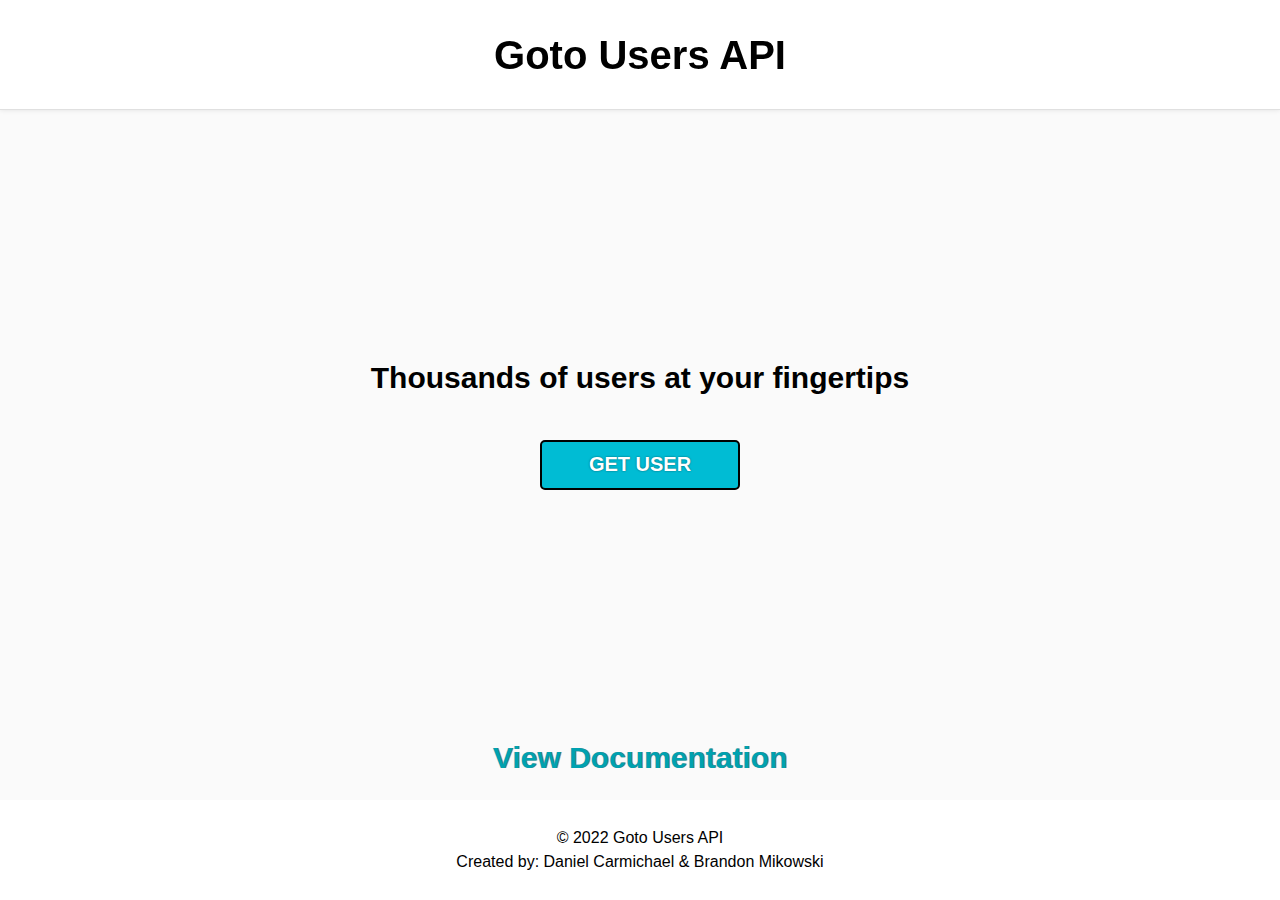
<file: index.html>
<!DOCTYPE html>
<html lang="en">
  <head>
    <meta charset="UTF-8" />
    <meta http-equiv="X-UA-Compatible" content="IE=edge" />
    <meta name="viewport" content="width=device-width, initial-scale=1.0" />
    <title>Goto Users API</title>
    <link rel="stylesheet" href="./frontend/css/normalize.css" />
    <link rel="stylesheet" href="./frontend/css/style.css" />
    <link rel="stylesheet" href="https://cdnjs.cloudflare.com/ajax/libs/font-awesome/4.7.0/css/font-awesome.min.css">
    <script src="./frontend/javascript/index.js" type="module" defer></script>
  </head>
  <body id="body-landing">
    <header id="static-header">
      <h1>Goto Users API</h1>
    </header>
    <!--
    <nav>
        <ul>
            <li><a href="#start">Getting Started</a></li>
            <li><a href="#schema">Schema Endpoints</a></li>
            <li><a href="#user">User Endpoints</a></li>
        </ul>
    </nav>
    -->
    <section>
      <h2>Thousands of users at your fingertips</h2>
      <div id="get-user-button-box">
        <button id="get-user-button">Get User</button>
      </div>
      <div id="get-user-result"></div>
    </section>
    <div id="view-docs-box">
      <span id="view-docs-link"
        ><a href="./frontend/docs/getting-started.html"
          >View Documentation</a
        ></span
      >
    </div>
    <footer>
      <p>&copy; 2022 Goto Users API</p>
      <p>Created by: Daniel Carmichael & Brandon Mikowski</p>
    </footer>
  </body>
</html>
</file>
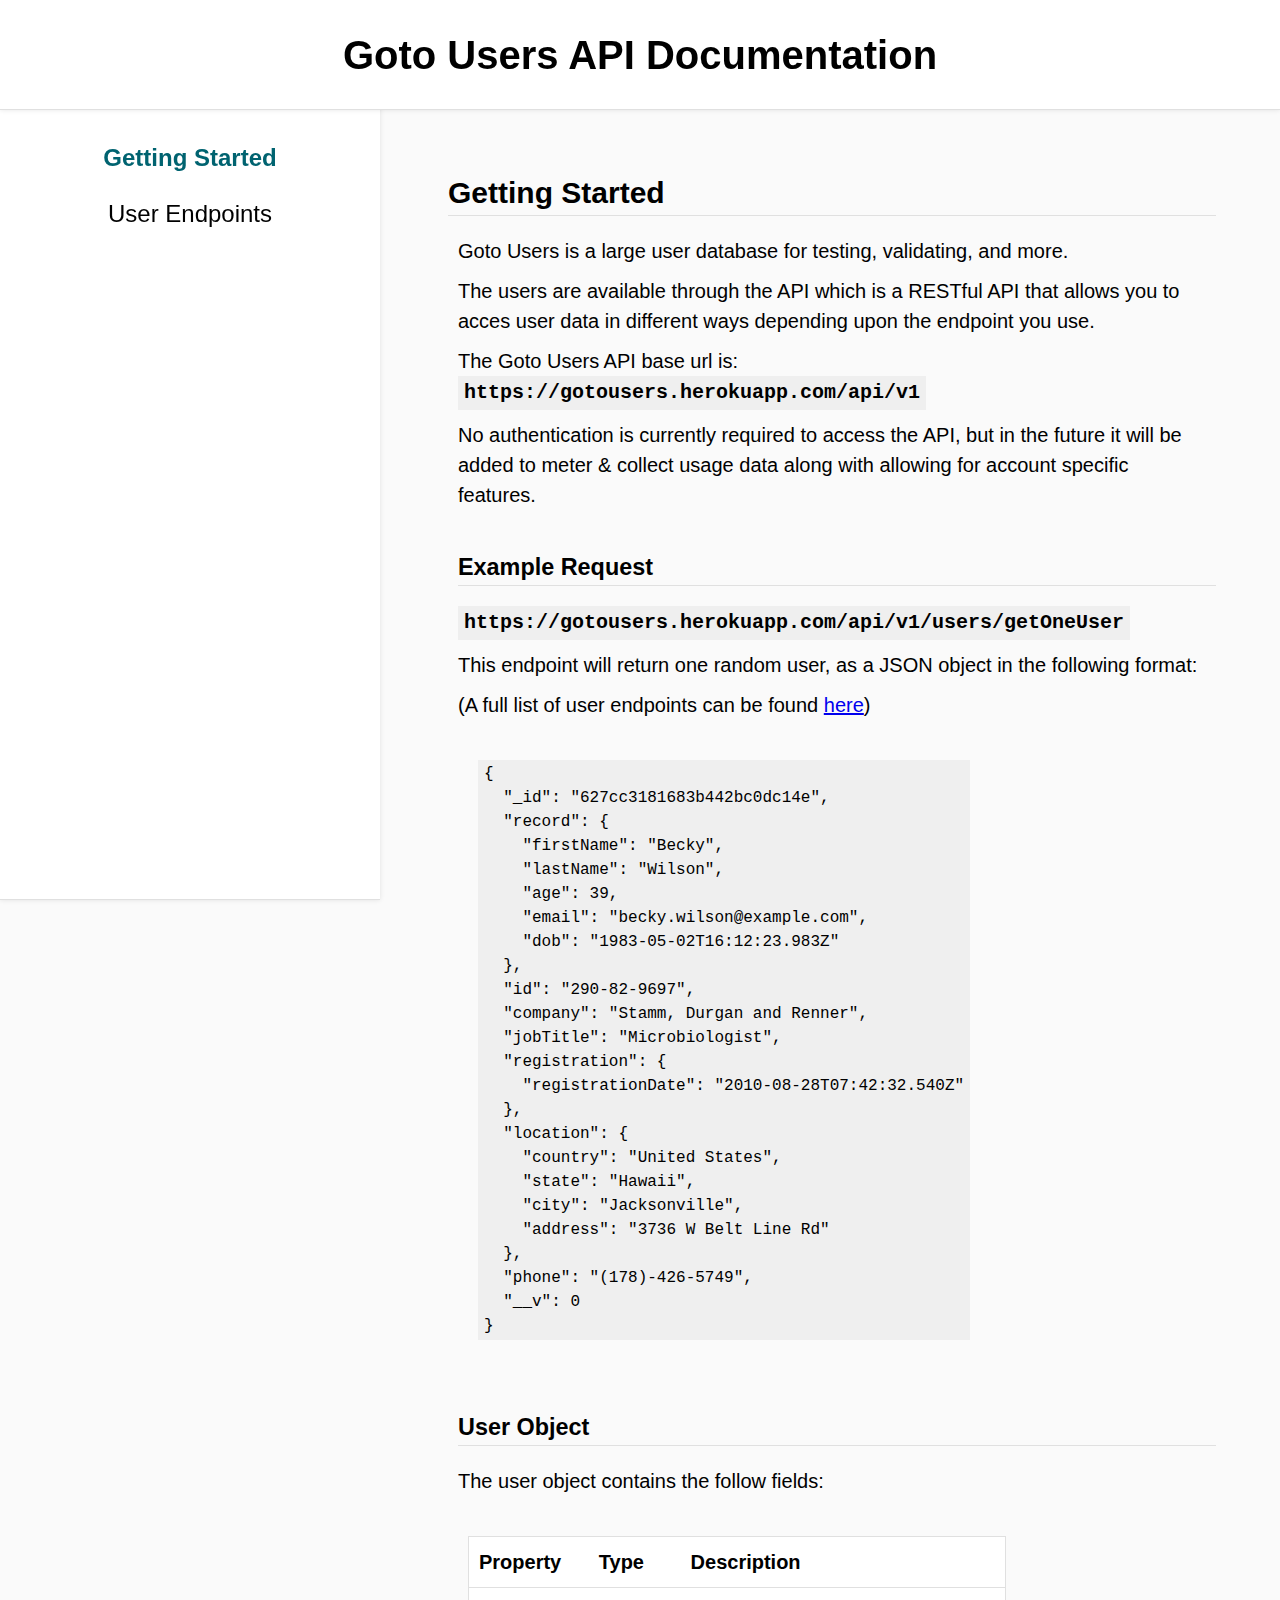
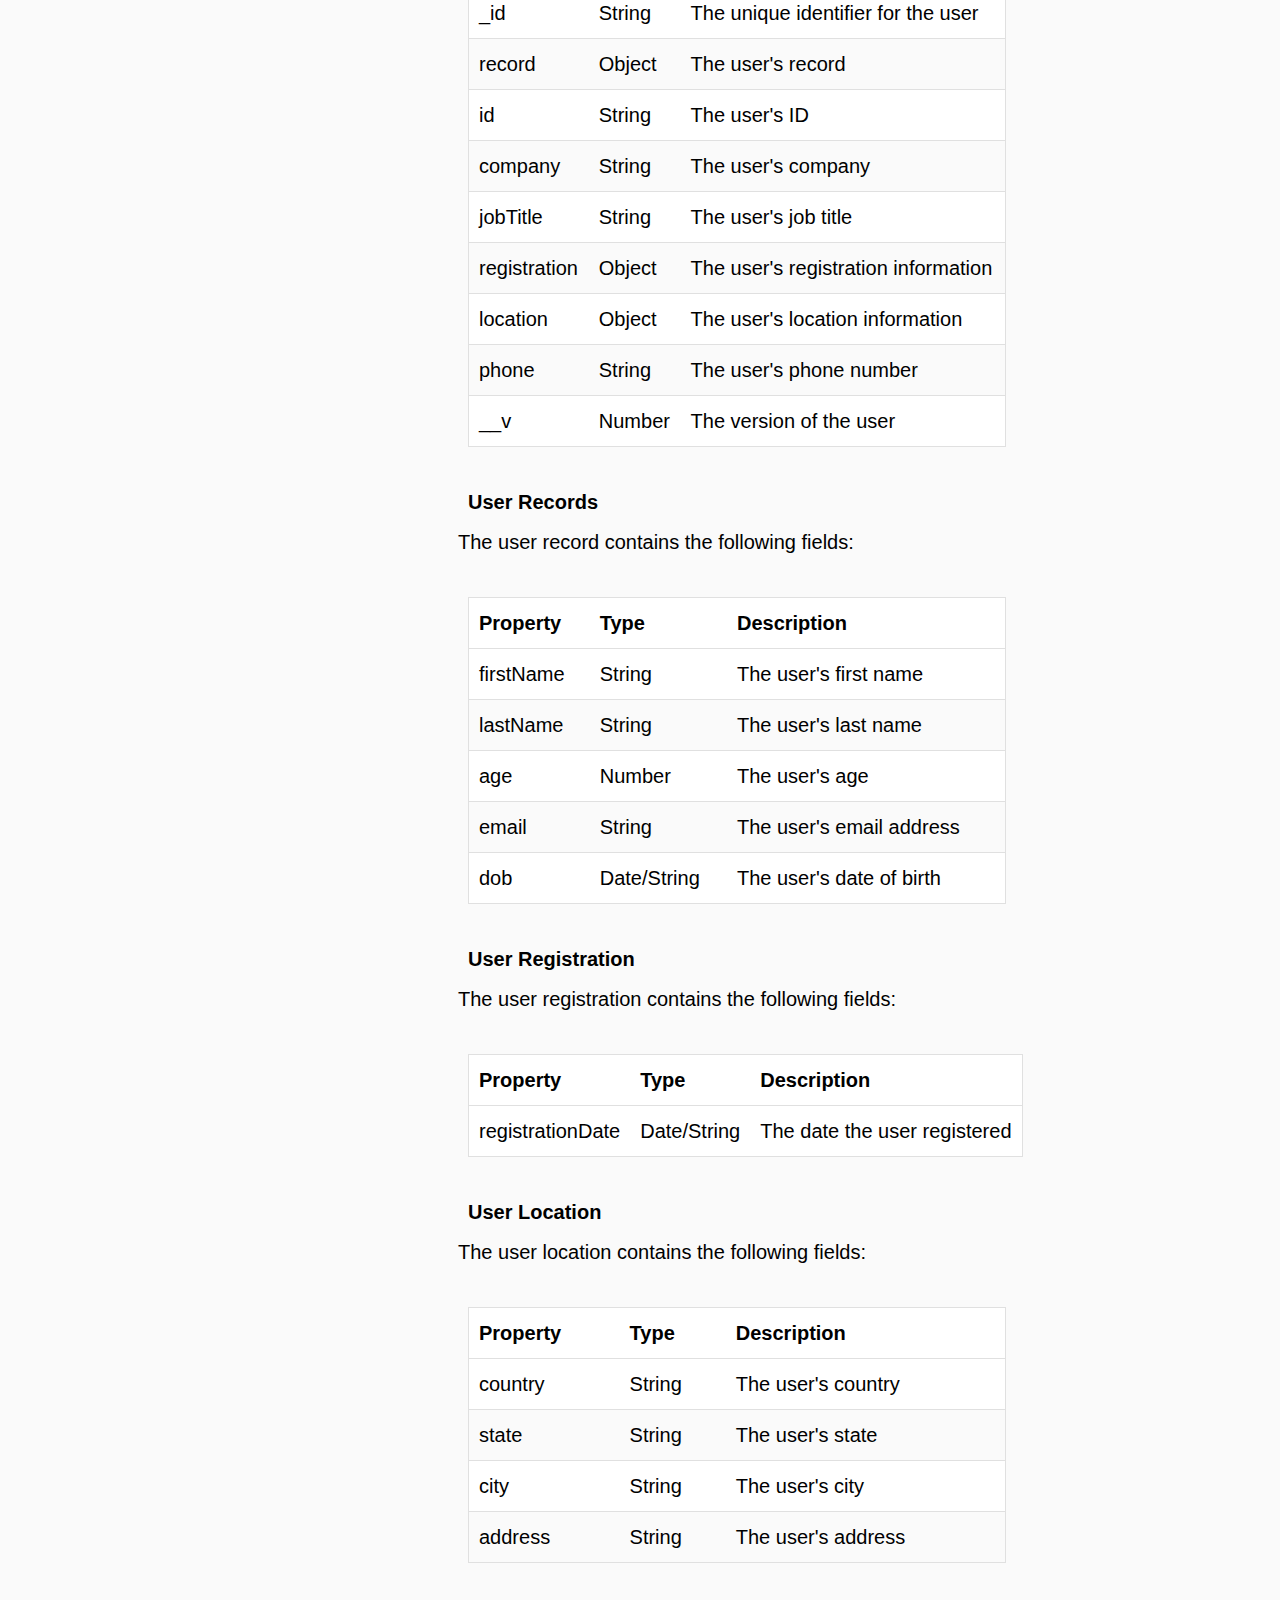
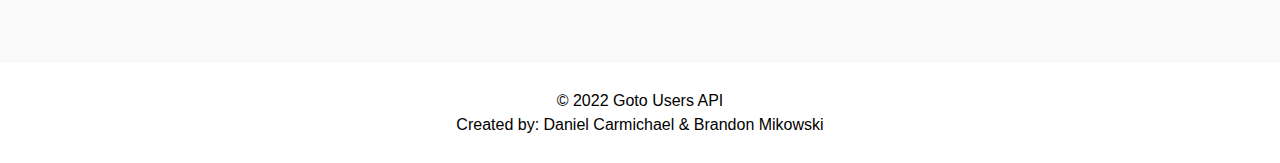
<file: frontend/docs/getting-started.html>
<!DOCTYPE html>
<html lang="en">
  <head>
    <meta charset="UTF-8" />
    <meta http-equiv="X-UA-Compatible" content="IE=edge" />
    <meta name="viewport" content="width=device-width, initial-scale=1.0" />
    <title>Goto Users API Documentation</title>
    <link rel="stylesheet" href="../css/normalize.css" />
    <link rel="stylesheet" href="../css/style.css" />
    <link rel="stylesheet" href="https://maxst.icons8.com/vue-static/landings/line-awesome/line-awesome/1.3.0/css/line-awesome.min.css">
    <script src="../javascript/index.js" type="module" defer></script>
  </head>
  <body>
    <header>
      <h1><a href="../../index.html">Goto Users API Documentation</a></h1>
      <a href="#" id="mobile-menu-toggle" class="icon">
        <i class="las la-bars"></i>
      </a>
    <div class="mobile-menu">
      <ul>
        <li><a href="./getting-started.html">Getting Started</a></li>
        <li><a href="./user-endpoints.html">User Endpoints</a></li>
      </ul>
    </div>
    </header>
    <nav>
      <ul>
        <li>
          <a href="./getting-started.html" class="this-page">Getting Started</a>
        </li>
        <li><a href="./user-endpoints.html">User Endpoints</a></li>
        <!-- <li><a href="./schema-endpoints.html">Schema Endpoints</a></li> -->
      </ul>
    </nav>
    <section class="docs-content">
      <h2>Getting Started</h2>
      <p>
        Goto Users is a large user database for testing, validating, and more.
      </p>
      <p>
        The users are available through the API which is a RESTful API that
        allows you to acces user data in different ways depending upon the
        endpoint you use.
      </p>
      <p>
        The Goto Users API base url is:
        <code>https://gotousers.herokuapp.com/api/v1</code>
      </p>
      <p>
        No authentication is currently required to access the API, but in the
        future it will be added to meter & collect usage data along with
        allowing for account specific features.
      </p>
      <h3>Example Request</h3>

      <p>
        <code
          >https://gotousers.herokuapp.com/api/v1/users/getOneUser</code
        >
      </p>
      <p>
        This endpoint will return one random user, as a JSON object in the
        following format:
      </p>
      <p>
        (A full list of user endpoints can be found
        <a href="/frontend/docs/user-endpoints.html">here</a>)
      </p>
      <pre><code class="block">{
  "_id": "627cc3181683b442bc0dc14e",
  "record": {
    "firstName": "Becky",
    "lastName": "Wilson",
    "age": 39,
    "email": "becky.wilson@example.com",
    "dob": "1983-05-02T16:12:23.983Z"
  },
  "id": "290-82-9697",
  "company": "Stamm, Durgan and Renner",
  "jobTitle": "Microbiologist",
  "registration": {
    "registrationDate": "2010-08-28T07:42:32.540Z"
  },
  "location": {
    "country": "United States",
    "state": "Hawaii",
    "city": "Jacksonville",
    "address": "3736 W Belt Line Rd"
  },
  "phone": "(178)-426-5749",
  "__v": 0
}</code></pre>
      <h3>User Object</h3>
      <p>The user object contains the follow fields:</p>
      <table>
        <thead>
          <tr>
            <th>Property</th>
            <th>Type</th>
            <th>Description</th>
          </tr>
        </thead>
        <tbody>
          <tr>
            <td>_id</td>
            <td>String</td>
            <td>The unique identifier for the user</td>
          </tr>
          <tr>
            <td>record</td>
            <td>Object</td>
            <td>The user's record</td>
          </tr>
          <tr>
            <td>id</td>
            <td>String</td>
            <td>The user's ID</td>
          </tr>
          <tr>
            <td>company</td>
            <td>String</td>
            <td>The user's company</td>
          </tr>
          <tr>
            <td>jobTitle</td>
            <td>String</td>
            <td>The user's job title</td>
          </tr>
          <tr>
            <td>registration</td>
            <td>Object</td>
            <td>The user's registration information</td>
          </tr>
          <tr>
            <td>location</td>
            <td>Object</td>
            <td>The user's location information</td>
          </tr>
          <tr>
            <td>phone</td>
            <td>String</td>
            <td>The user's phone number</td>
          </tr>
          <tr>
            <td>__v</td>
            <td>Number</td>
            <td>The version of the user</td>
          </tr>
        </tbody>
      </table>
      <h4>User Records</h4>
      <p>The user record contains the following fields:</p>
      <table>
        <thead>
          <tr>
            <th>Property</th>
            <th>Type</th>
            <th>Description</th>
          </tr>
        </thead>
        <tbody>
          <tr>
            <td>firstName</td>
            <td>String</td>
            <td>The user's first name</td>
          </tr>
          <tr>
            <td>lastName</td>
            <td>String</td>
            <td>The user's last name</td>
          </tr>
          <tr>
            <td>age</td>
            <td>Number</td>
            <td>The user's age</td>
          </tr>
          <tr>
            <td>email</td>
            <td>String</td>
            <td>The user's email address</td>
          </tr>
          <tr>
            <td>dob</td>
            <td>Date/String</td>
            <td>The user's date of birth</td>
          </tr>
        </tbody>
      </table>
      <h4>User Registration</h4>
      <p>The user registration contains the following fields:</p>
      <table>
        <thead>
          <tr>
            <th>Property</th>
            <th>Type</th>
            <th>Description</th>
          </tr>
        </thead>
        <tbody>
          <tr>
            <td>registrationDate</td>
            <td>Date/String</td>
            <td>The date the user registered</td>
          </tr>
        </tbody>
      </table>
      <h4>User Location</h4>
      <p>The user location contains the following fields:</p>
      <table>
        <thead>
          <tr>
            <th>Property</th>
            <th>Type</th>
            <th>Description</th>
          </tr>
        </thead>
        <tbody>
          <tr>
            <td>country</td>
            <td>String</td>
            <td>The user's country</td>
          </tr>
          <tr>
            <td>state</td>
            <td>String</td>
            <td>The user's state</td>
          </tr>
          <tr>
            <td>city</td>
            <td>String</td>
            <td>The user's city</td>
          </tr>
          <tr>
            <td>address</td>
            <td>String</td>
            <td>The user's address</td>
          </tr>
        </tbody>
      </table>
    </section>
    <footer>
      <p>&copy; 2022 Goto Users API</p>
      <p>Created by: Daniel Carmichael & Brandon Mikowski</p>
    </footer>
  </body>
</html>
</file>
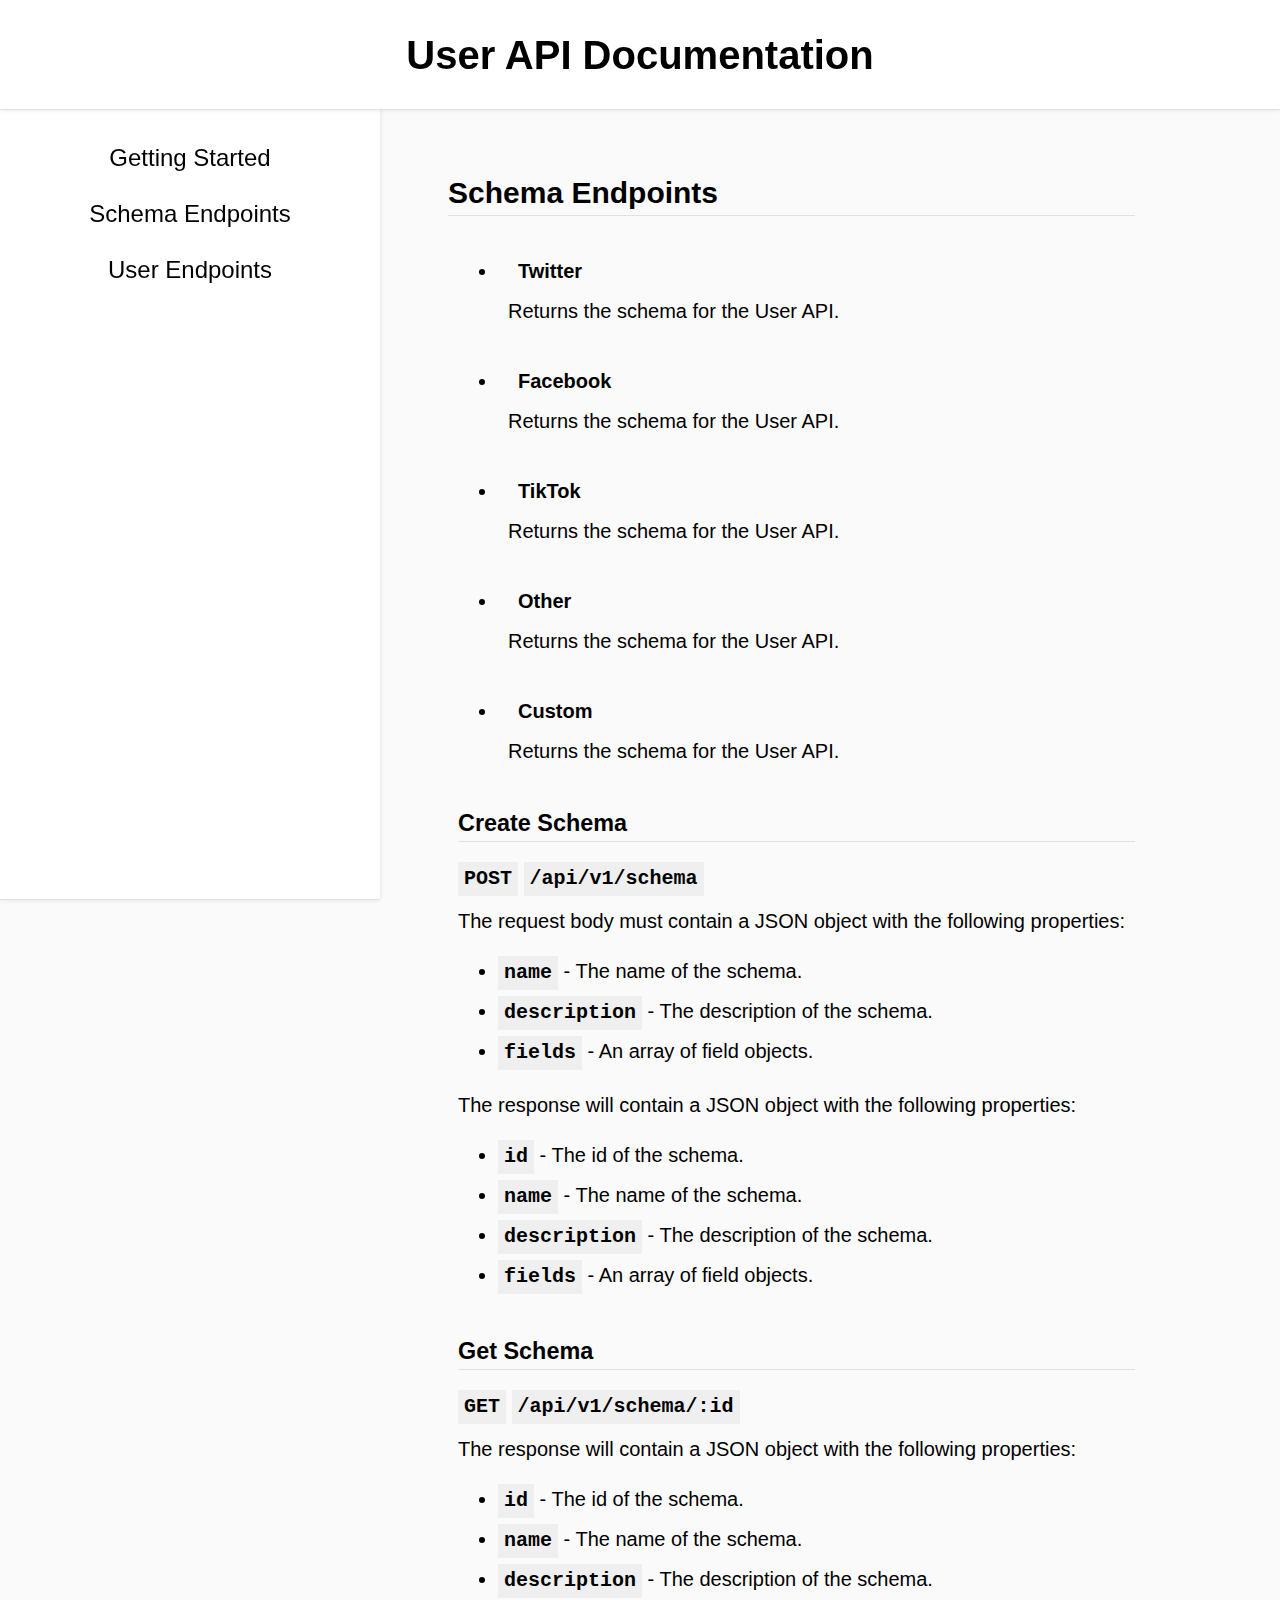
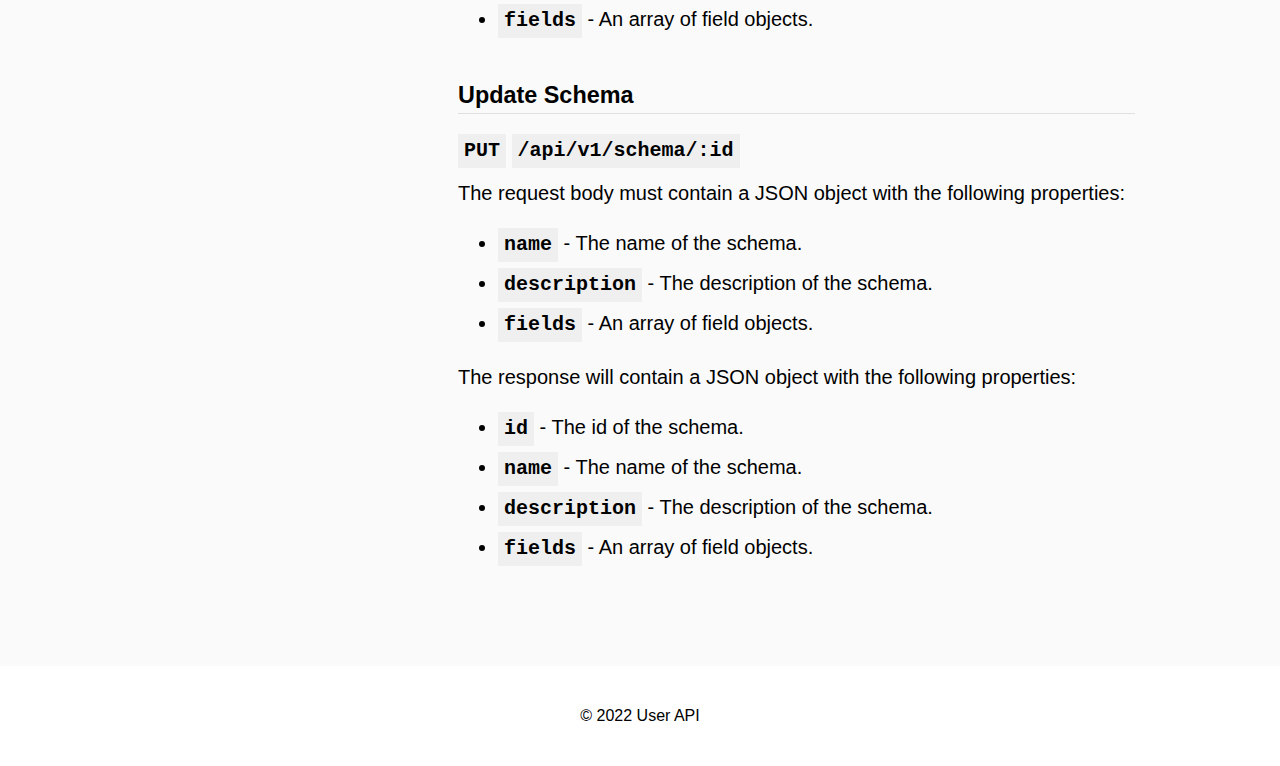
<file: frontend/docs/schema-endpoints.html>
<!DOCTYPE html>
<html lang="en">
  <head>
    <meta charset="UTF-8" />
    <meta http-equiv="X-UA-Compatible" content="IE=edge" />
    <meta name="viewport" content="width=device-width, initial-scale=1.0" />
    <title>User API Documentation</title>
    <link rel="stylesheet" href="../css/normalize.css" />
    <link rel="stylesheet" href="../css/style.css" />
  </head>
  <body>
    <header>
      <h1>User API Documentation</h1>
    </header>
    <nav>
      <ul>
        <li><a href="./getting-started.html">Getting Started</a></li>
        <li><a href="./schema-endpoints.html">Schema Endpoints</a></li>
        <li><a href="./user-endpoints.html">User Endpoints</a></li>
      </ul>
    </nav>
    <section class="docs-content">
      <h2>Schema Endpoints</h2>
      <ul>
        <li>
          <h4>Twitter</h4>
          <p>Returns the schema for the User API.</p>
        </li>
        <li>
          <h4>Facebook</h4>
          <p>Returns the schema for the User API.</p>
        </li>
        <li>
          <h4>TikTok</h4>
          <p>Returns the schema for the User API.</p>
        </li>
        <li>
          <h4>Other</h4>
          <p>Returns the schema for the User API.</p>
        </li>
        <li>
          <h4>Custom</h4>
          <p>Returns the schema for the User API.</p>
        </li>
      </ul>
      <h3>Create Schema</h2>
      <p>
        <code>POST</code>
        <code>/api/v1/schema</code>
      </p>
      <p>
        The request body must contain a JSON object with the following
        properties:
      </p>
      <ul>
        <li><code>name</code> - The name of the schema.</li>
        <li><code>description</code> - The description of the schema.</li>
        <li><code>fields</code> - An array of field objects.</li>
      </ul>
      <p>
        The response will contain a JSON object with the following properties:
      </p>
      <ul>
        <li><code>id</code> - The id of the schema.</li>
        <li><code>name</code> - The name of the schema.</li>
        <li><code>description</code> - The description of the schema.</li>
        <li><code>fields</code> - An array of field objects.</li>
      </ul>
      <h3>Get Schema</h2>
      <p>
        <code>GET</code>
        <code>/api/v1/schema/:id</code>
      </p>
      <p>
        The response will contain a JSON object with the following properties:
      </p>
      <ul>
        <li><code>id</code> - The id of the schema.</li>
        <li><code>name</code> - The name of the schema.</li>
        <li><code>description</code> - The description of the schema.</li>
        <li><code>fields</code> - An array of field objects.</li>
      </ul>
      <h3>Update Schema</h2>
      <p>
        <code>PUT</code>
        <code>/api/v1/schema/:id</code>
      </p>
      <p>
        The request body must contain a JSON object with the following
        properties:
      </p>
      <ul>
        <li><code>name</code> - The name of the schema.</li>
        <li><code>description</code> - The description of the schema.</li>
        <li><code>fields</code> - An array of field objects.</li>
      </ul>
      <p>
        The response will contain a JSON object with the following properties:
      </p>
      <ul>
        <li><code>id</code> - The id of the schema.</li>
        <li><code>name</code> - The name of the schema.</li>
        <li><code>description</code> - The description of the schema.</li>
        <li><code>fields</code> - An array of field objects.</li>
      </ul>

    </section>
    <footer>
      <p>&copy; 2022 User API</p>
    </footer>
  </body>
</html>
</file>
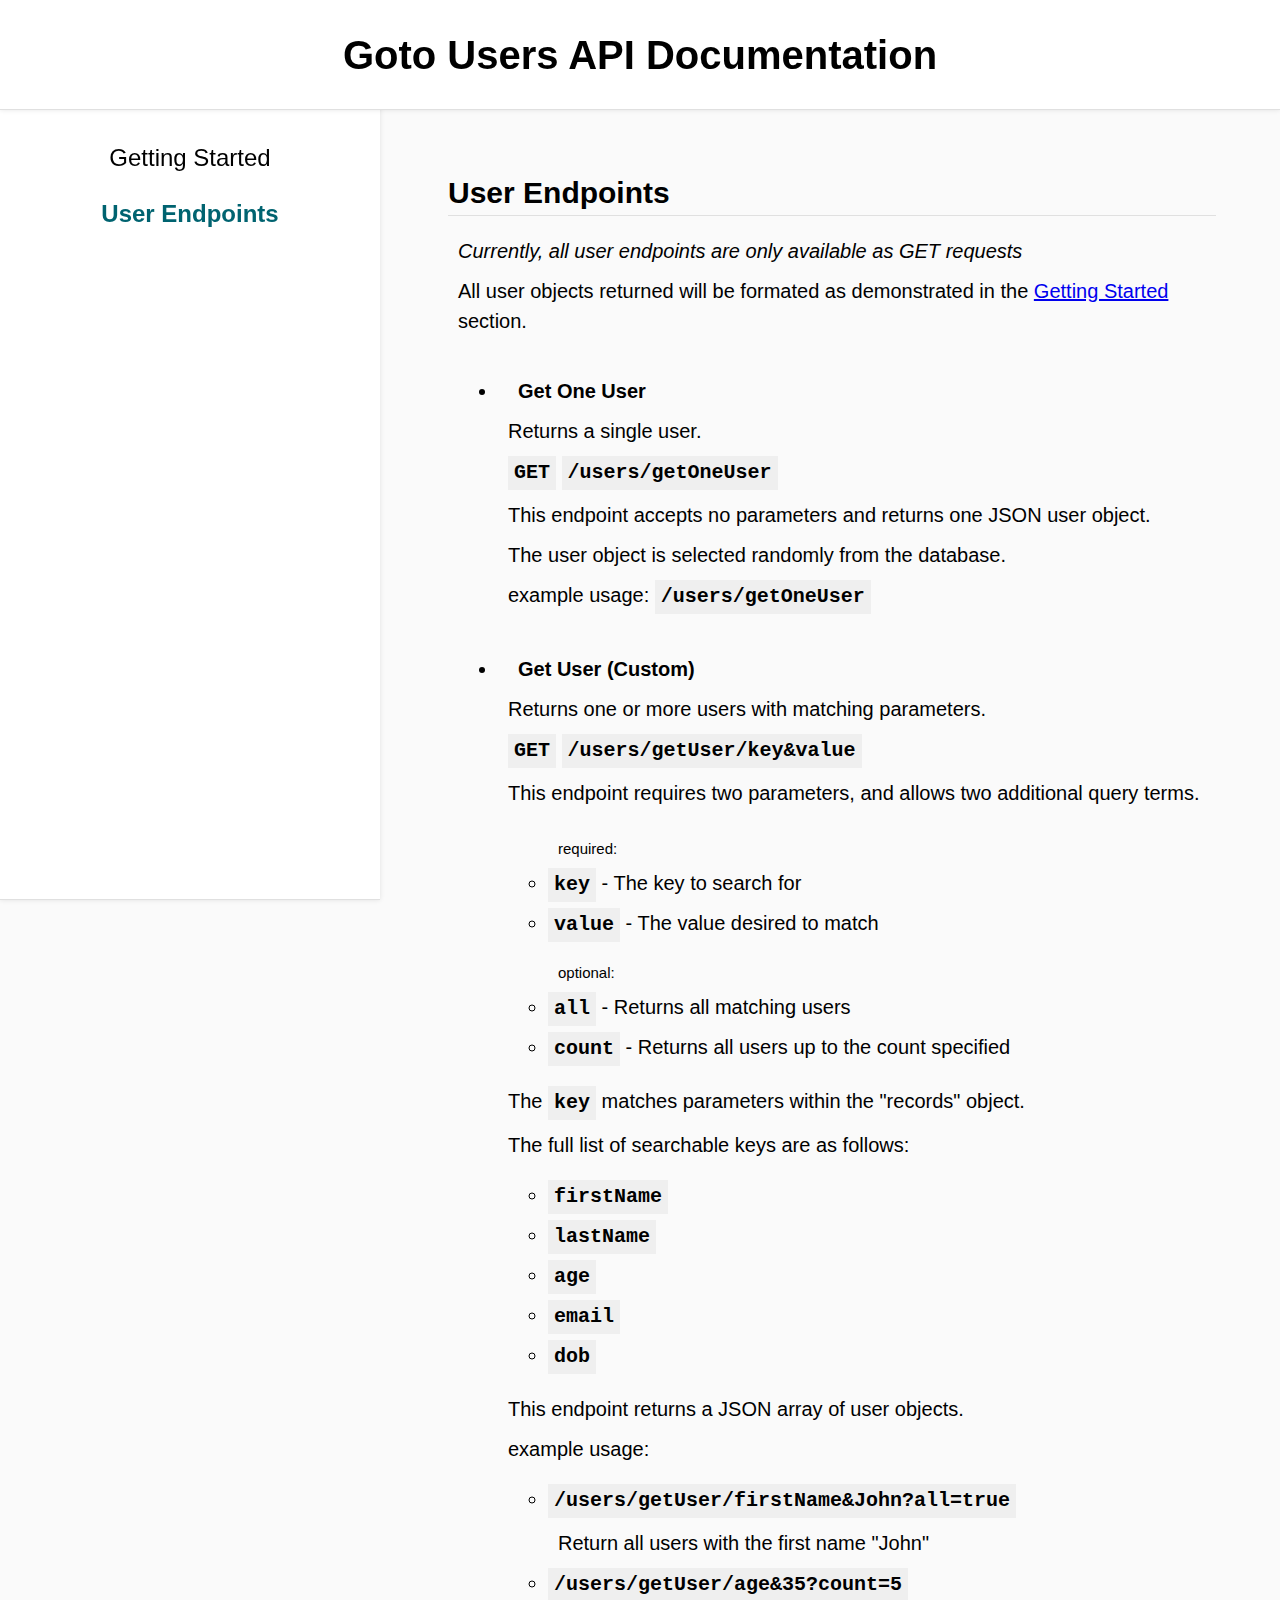
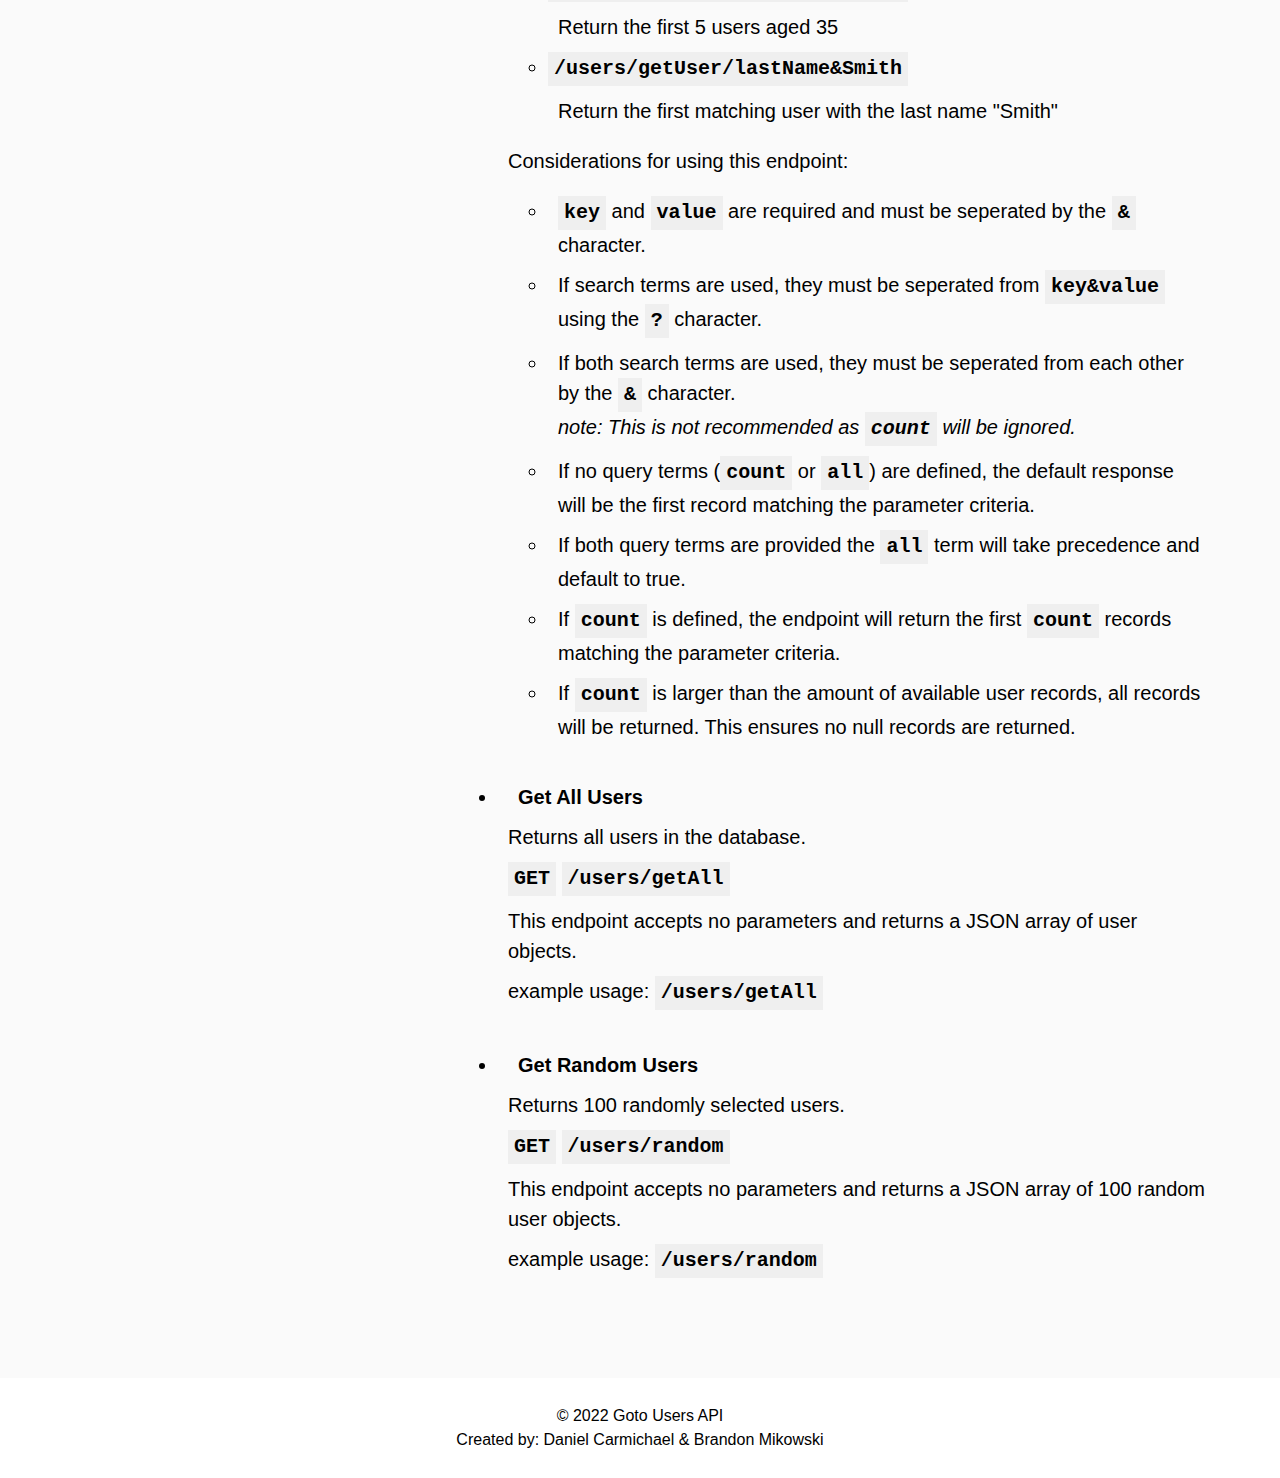
<file: frontend/docs/user-endpoints.html>
<!DOCTYPE html>
<html lang="en">
  <head>
    <meta charset="UTF-8" />
    <meta http-equiv="X-UA-Compatible" content="IE=edge" />
    <meta name="viewport" content="width=device-width, initial-scale=1.0" />
    <title>Goto Users API Documentation</title>
    <link rel="stylesheet" href="../css/normalize.css" />
    <link rel="stylesheet" href="../css/style.css" />
    <link rel="stylesheet" href="https://maxst.icons8.com/vue-static/landings/line-awesome/line-awesome/1.3.0/css/line-awesome.min.css">
    <script src="../javascript/index.js" type="module" defer></script>
  </head>
  <body>
    <header>
      <h1><a href="../../index.html">Goto Users API Documentation</a></h1>
      <a href="#" id="mobile-menu-toggle" class="icon">
        <i class="las la-bars"></i>
      </a>
    <div class="mobile-menu">
      <ul>
        <li><a href="./getting-started.html">Getting Started</a></li>
        <li><a href="./user-endpoints.html">User Endpoints</a></li>
      </ul>
    </div>
    </header>
    
    <nav>
      <ul>
        <li><a href="./getting-started.html">Getting Started</a></li>
        <li><a href="./user-endpoints.html" class="this-page">User Endpoints</a></li>
        <!-- <li><a href="./schema-endpoints.html">Schema Endpoints</a></li> -->
      </ul>
    </nav>
    <section class="docs-content">
      <h2>User Endpoints</h2>
      <p><em>Currently, all user endpoints are only available as GET requests</em></p>
      <p>All user objects returned will be formated as demonstrated in the <a href="./getting-started.html">Getting Started</a> section.</p>
      <ul>
        <li>
          <h4>Get One User</h4>
          <p>Returns a single user.</p>
          <p>
            <code>GET</code>
            <code>/users/getOneUser</code>
          </p>
          <p>
            This endpoint accepts no parameters and returns one JSON user object.
          </p>
          <p>
            The user object is selected randomly from the database.
          </p> 
          <p>
          example usage: <code>/users/getOneUser</code>
          </p>  
        </li>
        <li>
          <h4>Get User (Custom)</h4>
          <p>Returns one or more users with matching parameters.</p>
          
          <p>
            <code>GET</code>
            <code>/users/getUser/key&value</code>
          </p>
          <p>
            This endpoint requires two parameters, and allows two additional query terms.
          </p>
          <ul>
            <p><sub>required:</sub></p>
            <li><code>key</code> - The key to search for</li>
            <li><code>value</code> - The value desired to match</li>
            <p><sub>optional:</sub></p>
            <li><code>all</code> - Returns all matching users</li>
            <li><code>count</code> - Returns all users up to the count specified</li>
          </ul>
          <p>The <code>key</code> matches parameters within the "records" object.</p>
          <p>The full list of searchable keys are as follows:</p>
          <ul>
            <li><code>firstName</code></li>
            <li><code>lastName</code></li>
            <li><code>age</code></li>
            <li><code>email</code></li>
            <li><code>dob</code></li>
          </ul>
          <p>
            This endpoint returns a JSON array of user objects.
          </p>
          <p>
            example usage: 
            <ul>
              <li>
                <code>/users/getUser/firstName&John?all=true</code>
                <p>Return all users with the first name "John"</p>
              </li>
              <li>
                <code>/users/getUser/age&35?count=5</code>
                <p>Return the first 5 users aged 35</p>
              </li>
              <li>
                <code>/users/getUser/lastName&Smith</code>
                <p>Return the first matching user with the last name "Smith"</p>
              </li>
            </ul>
            </p>
          <p>
            Considerations for using this endpoint:
          </p>
          <ul>
            <li>
              <p>
                <code>key</code> and <code>value</code> are required and must be seperated by the <code>&</code> character.
              </p>
            </li>
            <li>
              <p>
                If search terms are used, they must be seperated from <code>key&value</code> using the <code>?</code> character.
              </p>
            </li>
            <li>
              <p>
                If both search terms are used, they must be seperated from each other by the <code>&</code> character. <br />
                <em>note: This is not recommended as <code>count</code> will be ignored.</em>
              </p>
            </li>
            <li>
              <p>
                If no query terms (<code>count</code> or <code>all</code>) are defined, the default response will be the first record matching the parameter criteria.
              </p>
              </li>
            <li>
              <p>
                If both query terms are provided the <code>all</code> term will take precedence and default to true.
              </p>
              </li>
            <li>
              <p>
                If <code>count</code> is defined, the endpoint will return the first <code>count</code> records matching the parameter criteria.
              </p>
            </li>
            <li>
              <p>
                If <code>count</code> is larger than the amount of available user records, all records will be returned. This ensures no null records are returned.
              </p>
            </li> 
          </ul>
        </li>
        <li>
          <h4>Get All Users</h4>
          <p>Returns all users in the database.</p>
          <p>
            <code>GET</code>
            <code>/users/getAll</code>
          </p>
          <p>
            This endpoint accepts no parameters and returns a JSON array of user objects.
          </p>
          <p>
            example usage: <code>/users/getAll</code>
          </p>
        </li>
        <li>
          <h4>Get Random Users</h4>
          <p>
            Returns 100 randomly selected users.
          </p>
          <p>
            <code>GET</code>
            <code>/users/random</code>
          </p>
          <p>
            This endpoint accepts no parameters and returns a JSON array of 100 random user objects.
          </p>
          <p>
            example usage: <code>/users/random</code>
          </p>
        </li>
      </ul>
    </section>
    <footer>
      <p>&copy; 2022 Goto Users API
        <p>Created by: Daniel Carmichael & Brandon Mikowski</p>
    </footer>
  </body>
</html>
</file>
<file: frontend/css/style.css>
/* Main Elements */

* {
  box-sizing: border-box;
  margin: 0;
  padding: 0;
  font-family: -apple-system, BlinkMacSystemFont, "Segoe UI", Roboto, Oxygen,
    Ubuntu, Cantarell, "Open Sans", "Helvetica Neue", sans-serif;
}

html {
  font-size: 20px;
  line-height: 1.5;
}

body {
  background-color: #fafafa;
  min-height: 100vh;
  display: flex;
  flex-direction: column;
  justify-content: space-between;
  align-items: center;
}
#body-landing {
  justify-content: flex-end;
}
#body-landing section {
  display: flex;
  flex-direction: row;
  flex-wrap: wrap;
  align-items: center;
  align-content: center;
  justify-content: center;
  margin-top: 0;
  width: 100%;
  height: 600px;
  min-height: 400px;
  transition: 2s;
  padding: 0 20px;
}
#body-landing section h2 {
  width: 100%;
  text-align: center;
  border-bottom: 0;
}
#get-user-button-box {
  width: 100%;
  display: flex;
  justify-content: center;
  align-items: center;
}
#body-landing section button {
  margin-top: 20px;
  width: 200px;
  height: 50px;
  border-radius: 5px;
  border: 2px solid #000000;
  background-color: #00bcd4;
  color: #fff;
  text-shadow: 0 0 2px rgba(0, 0, 0, 0.5);
  font-size: 20px;
  font-weight: bold;
  cursor: pointer;
  text-transform: uppercase;
}
#body-landing section button:hover {
  background-color: #00acc1;
}
#body-landing section button:active {
  background-color: #0097a7;
}
#body-landing section button:focus {
  outline: none;
}

#get-user-result {
  position: relative;
  overflow: hidden;
  transition: 2s;
  height: 1px;
}
#get-user-result code {
  background-color: transparent;
}
#view-docs-box {
  height: 48px;
  margin: 20px;
}
#view-docs-link {
  display: flex;
  align-items: center;
  justify-content: center;
  width: 100%;
}
#view-docs-link a {
  text-decoration: none;
  text-align: center;
  color: #00a1b0;
  text-shadow: 1px 0px 0px rgba(0, 0, 0, 0.5);
  font-weight: 700;
  font-size: 30px;
  margin: 0;
  padding: 3px 12px;
  border-radius: 5px;
}
#view-docs-link a:hover {
  color: #008895;
  text-decoration: underline;
}
#view-docs-link a:active {
  color: #007784;
}

.docs-content {
  height: 100%;
  padding: 0 5%;
  margin: 150px auto 80px clamp(250px, 30%, 30%);
}
.docs-content p {
  margin: 10px;
}
.docs-content ul {
  margin: 20px 0 20px 50px;
}
.docs-content ul li {
  margin-bottom: 6px;
}
.docs-content h3 {
  margin-top: 40px;
  margin-left: 10px;
}
.docs-content h4 {
  margin-top: 40px;
  margin-left: 20px;
}

section {
  max-width: 1300px;
  margin: 0 auto;
}
section h2 {
  margin: 20px 0;
  border-bottom: 1px solid #e0e0e0;
}
section h3 {
  margin: 20px 0;
  border-bottom: 1px solid #e0e0e0;
}
h1 {
  font-size: 2rem;
  font-weight: bold;
  margin: 0;
}
section code {
  display: inline-block;
  font-weight: 600;
  margin: 0;
  padding: 2px 6px;
  background-color: #efefef;
}
#get-user-result code {
  font-weight: 400;
}
code.block {
  font-size: 0.8rem;
  margin: 30px 0;
  margin-left: 30px;
  font-weight: 400;
}
/* zebra striped table */
table {
  border-collapse: collapse;
  min-width: 70%;
  border-spacing: 0;
  border: 1px solid #e0e0e0;
  background-color: #fff;
  margin: 40px 0 20px 20px;
}
table tr:nth-child(2n) {
  background-color: #fafafa;
}
table th {
  font-weight: bold;
  text-align: left;
  padding: 10px;
  border-bottom: 1px solid #e0e0e0;
}
table td {
  padding: 10px;
  border-bottom: 1px solid #e0e0e0;
}

/* Header */
header {
  position: fixed;
  top: 0;
  left: 0;
  width: 100%;
  height: 110px;
  background-color: #fff;
  box-shadow: 0 0 5px rgba(0, 0, 0, 0.1);
  z-index: 3;
  border-bottom: 1px solid #e0e0e0;
  display: flex;
  justify-content: center;
  align-items: center;
}
header h1 a {
  text-decoration: none;
  color: #000;
}

/* Nav */
nav {
  display: flex;
  justify-content: space-between;
  align-items: center;
  flex-direction: column;
  position: fixed;
  padding-top: 130px;
  top: 0;
  left: 0;
  width: min(380px, 30%);
  height: 100%;
  background-color: #fff;
  box-shadow: 0 0 5px rgba(0, 0, 0, 0.1);
  z-index: 2;
  border-bottom: 1px solid #e0e0e0;
  text-align: center;
}
nav ul {
  display: flex;
  justify-content: space-between;
  align-items: flex-start;
  flex-direction: column;
  margin: 0;
  padding: 0;
  width: 100%;
}
nav ul li {
  list-style: none;
  margin: 0;
  padding: 0;
  width: 100%;
}
nav ul li a {
  width: 100%;
  display: block;
  padding: 10px;
  text-decoration: none;
  color: #000;
  font-size: 1.2em;
  font-weight: 500;
}
nav ul li a:hover {
  background-color: rgb(239, 239, 239);
}
nav ul li a:active {
  background-color: rgb(219, 219, 219);
}
nav ul li a:focus {
  outline: none;
}
nav ul li .this-page {
  color: #006370;
  font-weight: 700;
}
footer {
  /* vertically align text */
  display: flex;
  justify-content: center;
  align-items: center;
  flex-direction: column;
  width: 100%;
  height: 100px;
  background-color: #fff;
}
footer p {
  margin: 0;
  padding: 0;
  text-align: center;
  font-size: 0.8em;
  color: #000;
}
.icon {
  display: none;
  font-size: 40px;
  text-decoration: none;
  color: black;
}
.mobile-menu {
  position: absolute;
  top: 110px;
  left: 0;
  width: 100%;
  height: 100%;
  background-color: rgb(239, 239, 239, 0.98);
  transition: 0.1s ease-in-out;
  display: none;
}
.mobile-menu ul {
  display: flex;
  justify-content: space-evenly;
  align-items: center;
  flex-direction: row;
  margin: 0;
  padding: 0;
  width: 100%;
  height: 100%;
}
.mobile-menu ul li {
  list-style: none;
  margin: 0;
  padding: 0;
}
.mobile-menu ul li a {
  width: 100%;
  display: block;
  padding: 10px;
  text-decoration: none;
  color: #000;
  font-size: 1.3em;
  font-weight: 500;
}
.mobile-menu ul li a:hover {
  background-color: rgb(239, 239, 239);
}
.mobile-menu ul li a:active {
  background-color: rgb(219, 219, 219);
}
.mobile-menu ul li a:focus {
  outline: none;
}


/* Media Queries */
@media screen and (min-width: 851px) {
  .mobile-menu {
    top: -200px !important;
  }
}
@media only screen and (min-width: 851px) and (max-width: 1175px) {
  footer {
    
    padding-left: clamp(250px, 30%, 30%);
  }
}
@media only screen and (max-width: 850px) {
  header {
    justify-content: flex-end;
    padding: 0 20px;
  }
  header h1 {
    justify-self: center;
    margin: auto;
    font-size: 1.5em;
  }
  header .icon {
    display: block;
  }
  #mobile-menu {
    
  }
  nav {
    display: none;
  }
  .docs-content {
    margin-left: 20px;
  }
  footer {
    padding-left: 0;
  }
}
@media only screen and (max-width: 600px) {
  html {
    font-size: 0.6em;
  }
  header {
    height: 80px;
  }
  header h1 {
    font-size: 1.8rem;
  }
  header .mobile-menu {
    top: 80px;
  }
  .mobile-menu ul li a {
    font-size: 1.9em;
  }
  #view-docs-box {
    position: relative;
    bottom: 100px;
  }
  #body-landing {
    justify-content: center;
  }
  #body-landing section {
    min-height: 300px;
    align-content: center;
  }
  #get-user-result {
    margin-top: 20px;
    margin-bottom: -200px !important;
  }
  .docs-content {
    margin-left: 10px;
  }
  footer {
    font-size: 1.5rem;
  }
}

/* Loader/Spinner */
.lds-ring {
  display: inline-block;
  position: relative;
  width: 30px;
  height: 30px;
}
.lds-ring div {
  box-sizing: border-box;
  display: block;
  position: absolute;
  width: 30px;
  height: 30px;
  margin: 2px;
  border: 6px solid #ffffff;
  border-radius: 50%;
  animation: lds-ring 1.2s cubic-bezier(0.5, 0, 0.5, 1) infinite;
  border-color: #ffffff transparent transparent transparent;
}
.lds-ring div:nth-child(1) {
  animation-delay: -0.45s;
}
.lds-ring div:nth-child(2) {
  animation-delay: -0.3s;
}
.lds-ring div:nth-child(3) {
  animation-delay: -0.15s;
}
@keyframes lds-ring {
  0% {
    transform: rotate(0deg);
  }
  100% {
    transform: rotate(360deg);
  }
}
</file>
